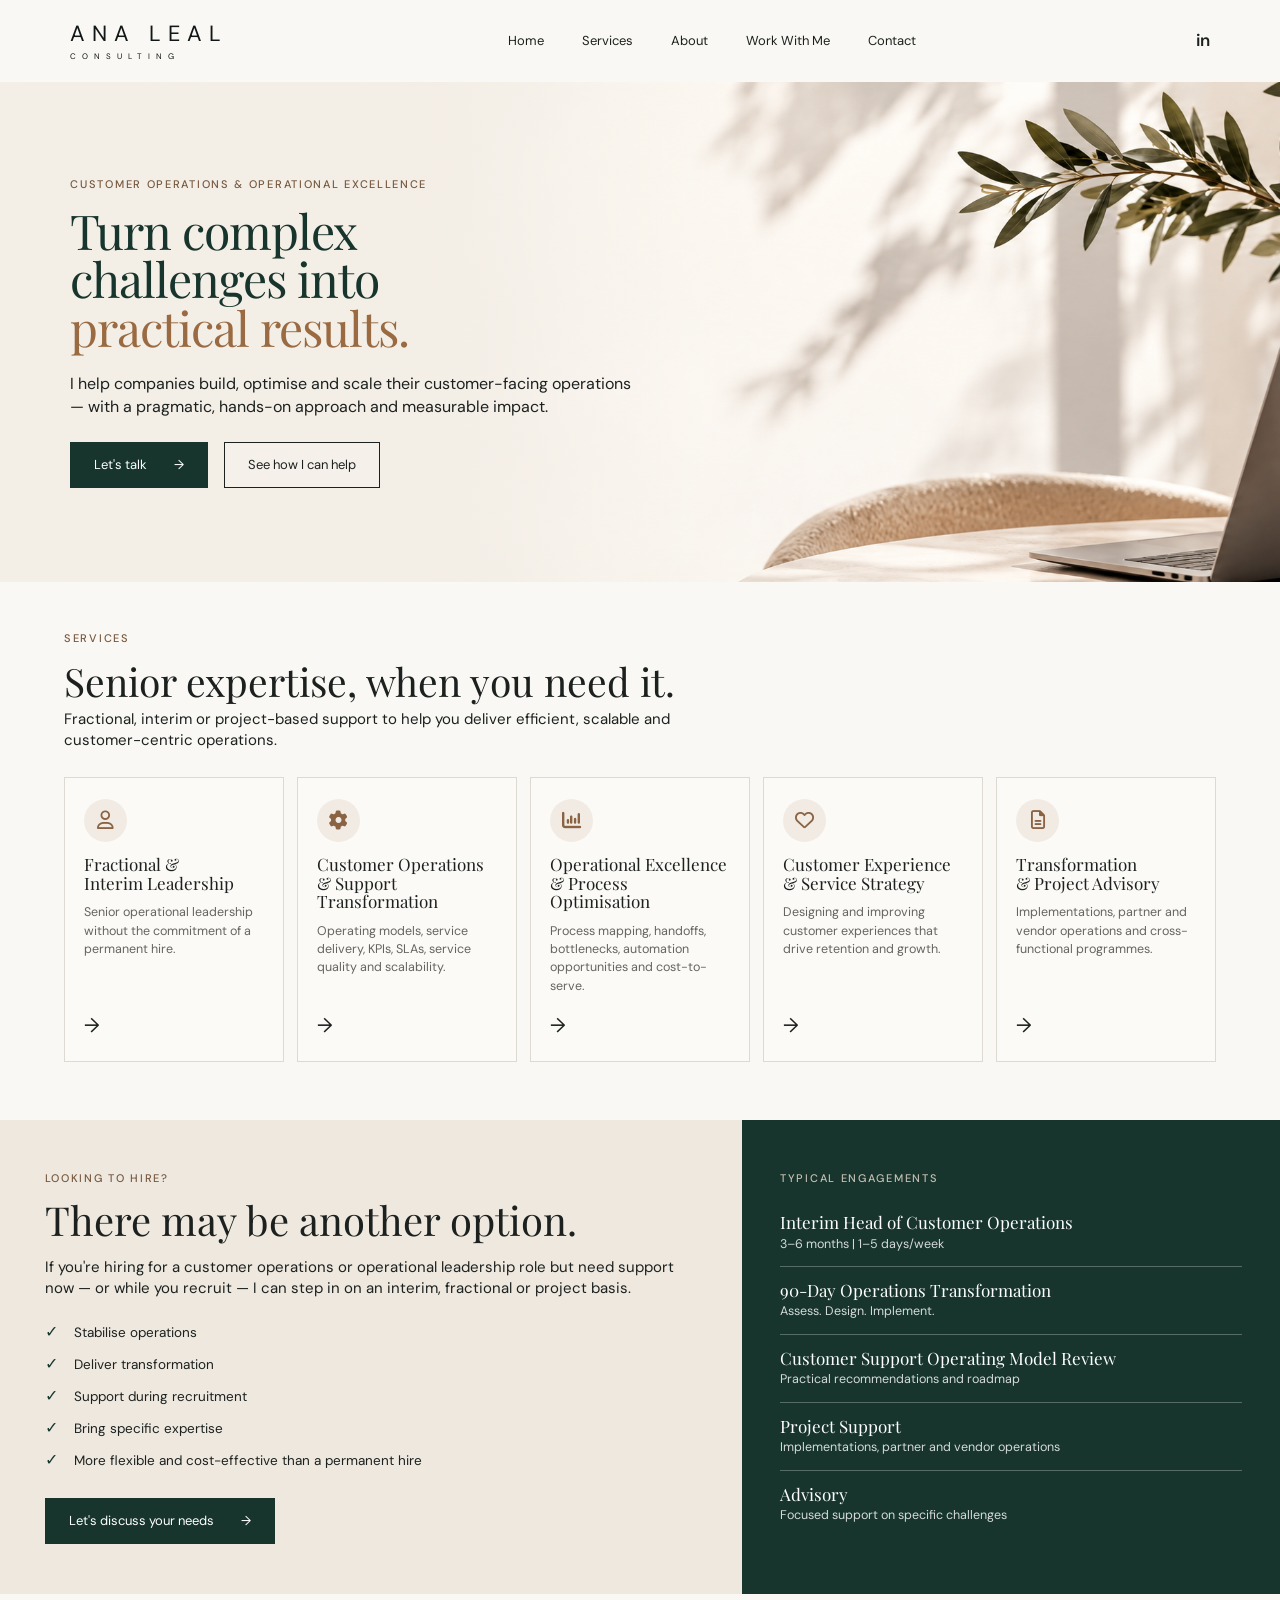
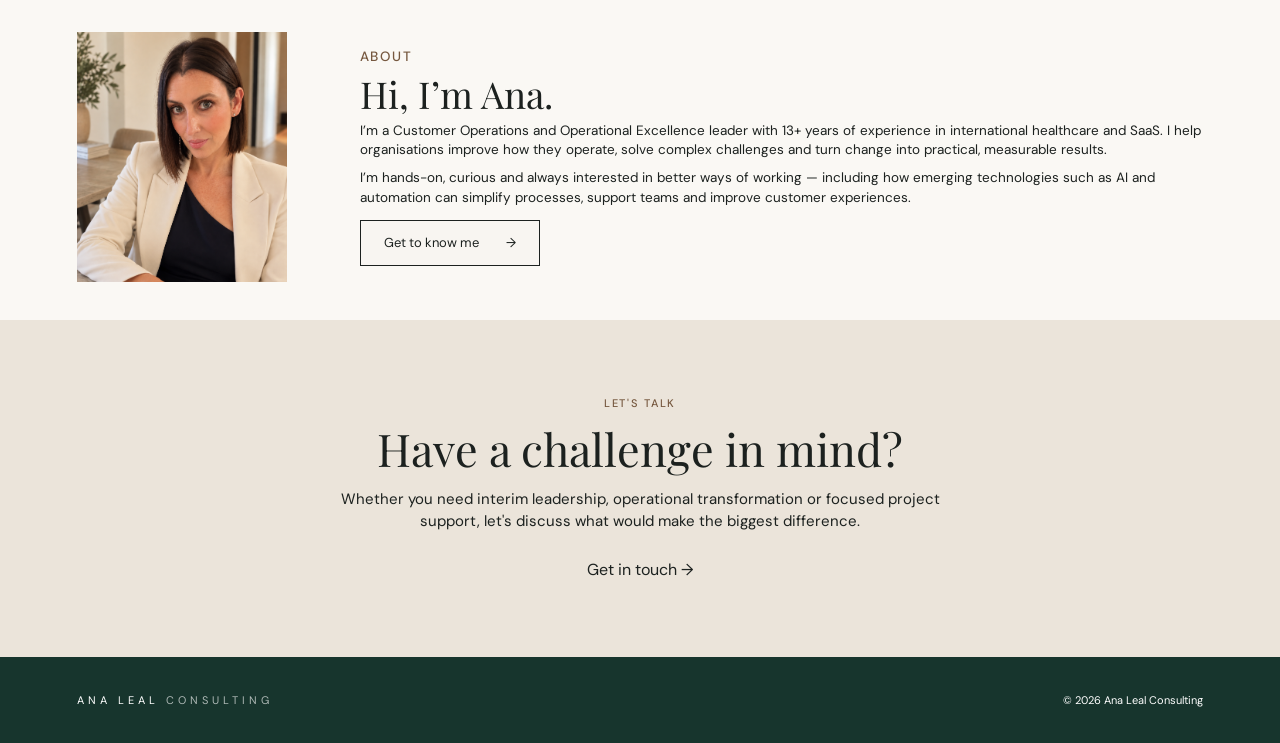
<file: index.html>
<!DOCTYPE html>
<html lang="en">
<head>
  <meta charset="UTF-8">

  <meta
    name="viewport"
    content="width=device-width, initial-scale=1.0"
  >

  <title>Ana Leal Consulting</title>

  <meta
    name="description"
    content="Customer Operations, Operational Excellence and Transformation consulting."
  >

  <!-- Fonts -->
  <link rel="preconnect" href="https://fonts.googleapis.com">
  <link rel="preconnect" href="https://fonts.gstatic.com" crossorigin>

  <link
    href="https://fonts.googleapis.com/css2?family=DM+Sans:wght@400;500;600&family=Playfair+Display:wght@400;500&display=swap"
    rel="stylesheet"
  >

  <!-- Icons -->
  <link
    rel="stylesheet"
    href="https://cdnjs.cloudflare.com/ajax/libs/font-awesome/6.5.2/css/all.min.css"
  >

  <link rel="stylesheet" href="style.css">
</head>

<body>

  <!-- =========================================
       HEADER
  ========================================== -->

  <header class="header">

    <a href="#home" class="logo">
      <span>ANA LEAL</span>
      <small>CONSULTING</small>
    </a>

    <nav class="nav">
      <a href="#home">Home</a>
      <a href="#services">Services</a>
      <a href="#about">About</a>
      <a href="#work">Work With Me</a>
      <a href="#contact">Contact</a>
    </nav>

    <a
      href="#"
      class="linkedin"
      aria-label="LinkedIn"
    >
      in
    </a>

  </header>


  <!-- =========================================
       HERO
  ========================================== -->

  <main>

    <section class="hero" id="home">

      <div class="hero-content">

        <p class="eyebrow">
          CUSTOMER OPERATIONS &amp; OPERATIONAL EXCELLENCE
        </p>

        <h1>
          Turn complex<br>
          challenges into<br>
          <span>practical results.</span>
        </h1>

        <p class="hero-description">
          I help companies build, optimise and scale their
          customer-facing operations — with a pragmatic,
          hands-on approach and measurable impact.
        </p>

        <div class="hero-buttons">

          <a
            href="#contact"
            class="button button-primary"
          >
            Let's talk
            <span>→</span>
          </a>

          <a
            href="#services"
            class="button button-secondary"
          >
            See how I can help
          </a>

        </div>

      </div>


      <div
        class="hero-visual"
        role="img"
        aria-label="Warm professional workspace"
      ></div>

    </section>


    <!-- =========================================
         SERVICES
    ========================================== -->

    <section class="services" id="services">

      <div class="section-intro">

        <p class="eyebrow">
          SERVICES
        </p>

        <h2>
          Senior expertise, when you need it.
        </h2>

        <p>
          Fractional, interim or project-based support to help
          you deliver efficient, scalable and customer-centric
          operations.
        </p>

      </div>


      <div class="service-grid">

        <!-- SERVICE 1 -->

        <article class="service-card">

          <div class="service-icon">
            <i class="fa-regular fa-user"></i>
          </div>

          <h3>
            Fractional &amp;<br>
            Interim Leadership
          </h3>

          <p>
            Senior operational leadership without the
            commitment of a permanent hire.
          </p>

          <a href="#contact" aria-label="Discuss fractional leadership">
            →
          </a>

        </article>


        <!-- SERVICE 2 -->

        <article class="service-card">

          <div class="service-icon">
            <i class="fa-solid fa-gear"></i>
          </div>

          <h3>
            Customer Operations<br>
            &amp; Support Transformation
          </h3>

          <p>
            Operating models, service delivery, KPIs, SLAs,
            service quality and scalability.
          </p>

          <a href="#contact" aria-label="Discuss customer operations">
            →
          </a>

        </article>


        <!-- SERVICE 3 -->

        <article class="service-card">

          <div class="service-icon">
            <i class="fa-solid fa-chart-column"></i>
          </div>

          <h3>
            Operational Excellence<br>
            &amp; Process Optimisation
          </h3>

          <p>
            Process mapping, handoffs, bottlenecks,
            automation opportunities and cost-to-serve.
          </p>

          <a href="#contact" aria-label="Discuss operational excellence">
            →
          </a>

        </article>


        <!-- SERVICE 4 -->

        <article class="service-card">

          <div class="service-icon">
            <i class="fa-regular fa-heart"></i>
          </div>

          <h3>
            Customer Experience<br>
            &amp; Service Strategy
          </h3>

          <p>
            Designing and improving customer experiences
            that drive retention and growth.
          </p>

          <a href="#contact" aria-label="Discuss customer experience">
            →
          </a>

        </article>


        <!-- SERVICE 5 -->

        <article class="service-card">

          <div class="service-icon">
            <i class="fa-regular fa-file-lines"></i>
          </div>

          <h3>
            Transformation<br>
            &amp; Project Advisory
          </h3>

          <p>
            Implementations, partner and vendor operations
            and cross-functional programmes.
          </p>

          <a href="#contact" aria-label="Discuss transformation">
            →
          </a>

        </article>

      </div>

    </section>


    <!-- =========================================
         WORK WITH ME
    ========================================== -->

    <section class="work" id="work">

      <div class="work-main">

        <p class="eyebrow">
          LOOKING TO HIRE?
        </p>

        <h2>
          There may be another option.
        </h2>

        <p class="work-intro">
          If you're hiring for a customer operations or operational
          leadership role but need support now — or while you recruit —
          I can step in on an interim, fractional or project basis.
        </p>

        <ul>
          <li>Stabilise operations</li>
          <li>Deliver transformation</li>
          <li>Support during recruitment</li>
          <li>Bring specific expertise</li>
          <li>More flexible and cost-effective than a permanent hire</li>
        </ul>

        <a
          href="#contact"
          class="button button-primary"
        >
          Let's discuss your needs
          <span>→</span>
        </a>

      </div>


      <div class="engagements">

        <p class="eyebrow light">
          TYPICAL ENGAGEMENTS
        </p>


        <div class="engagement">
          <h3>
            Interim Head of Customer Operations
          </h3>

          <p>
            3–6 months | 1–5 days/week
          </p>
        </div>


        <div class="engagement">
          <h3>
            90-Day Operations Transformation
          </h3>

          <p>
            Assess. Design. Implement.
          </p>
        </div>


        <div class="engagement">
          <h3>
            Customer Support Operating Model Review
          </h3>

          <p>
            Practical recommendations and roadmap
          </p>
        </div>


        <div class="engagement">
          <h3>
            Project Support
          </h3>

          <p>
            Implementations, partner and vendor operations
          </p>
        </div>


        <div class="engagement">
          <h3>
            Advisory
          </h3>

          <p>
            Focused support on specific challenges
          </p>
        </div>

      </div>

    </section>


    <!-- =========================================
         ABOUT
    ========================================== -->

    <section class="about" id="about">

     <div class="about-photo">
  <img src="ana-leal.png" alt="Ana Leal, Customer Operations and Operational Excellence consultant">
</div>


      <div class="about-content">
  <p class="eyebrow">ABOUT</p>

  <h2>Hi, I’m Ana.</h2>

  <p>
    I’m a Customer Operations and Operational Excellence leader with
    13+ years of experience in international healthcare and SaaS.
    I help organisations improve how they operate, solve complex
    challenges and turn change into practical, measurable results.
  </p>

  <p>
    I’m hands-on, curious and always interested in better ways of
    working — including how emerging technologies such as AI and
    automation can simplify processes, support teams and improve
    customer experiences.
  </p>

  <a href="about.html" class="button button-secondary">
    Get to know me <span>→</span>
  </a>
</div>

    </section>


    <!-- =========================================
         CONTACT
    ========================================== -->

    <section class="contact" id="contact">

      <p class="eyebrow">
        LET'S TALK
      </p>

      <h2>
        Have a challenge in mind?
      </h2>

      <p>
        Whether you need interim leadership, operational
        transformation or focused project support, let's
        discuss what would make the biggest difference.
      </p>

      <a href="mailto:ana.csleal@gmail.com">Get in touch →</a>

    </section>

  </main>


  <!-- =========================================
       FOOTER
  ========================================== -->

  <footer>

    <div class="footer-logo">
      ANA LEAL <span>CONSULTING</span>
    </div>

    <div>
      © 2026 Ana Leal Consulting
    </div>

  </footer>

</body>
</html>
</file>
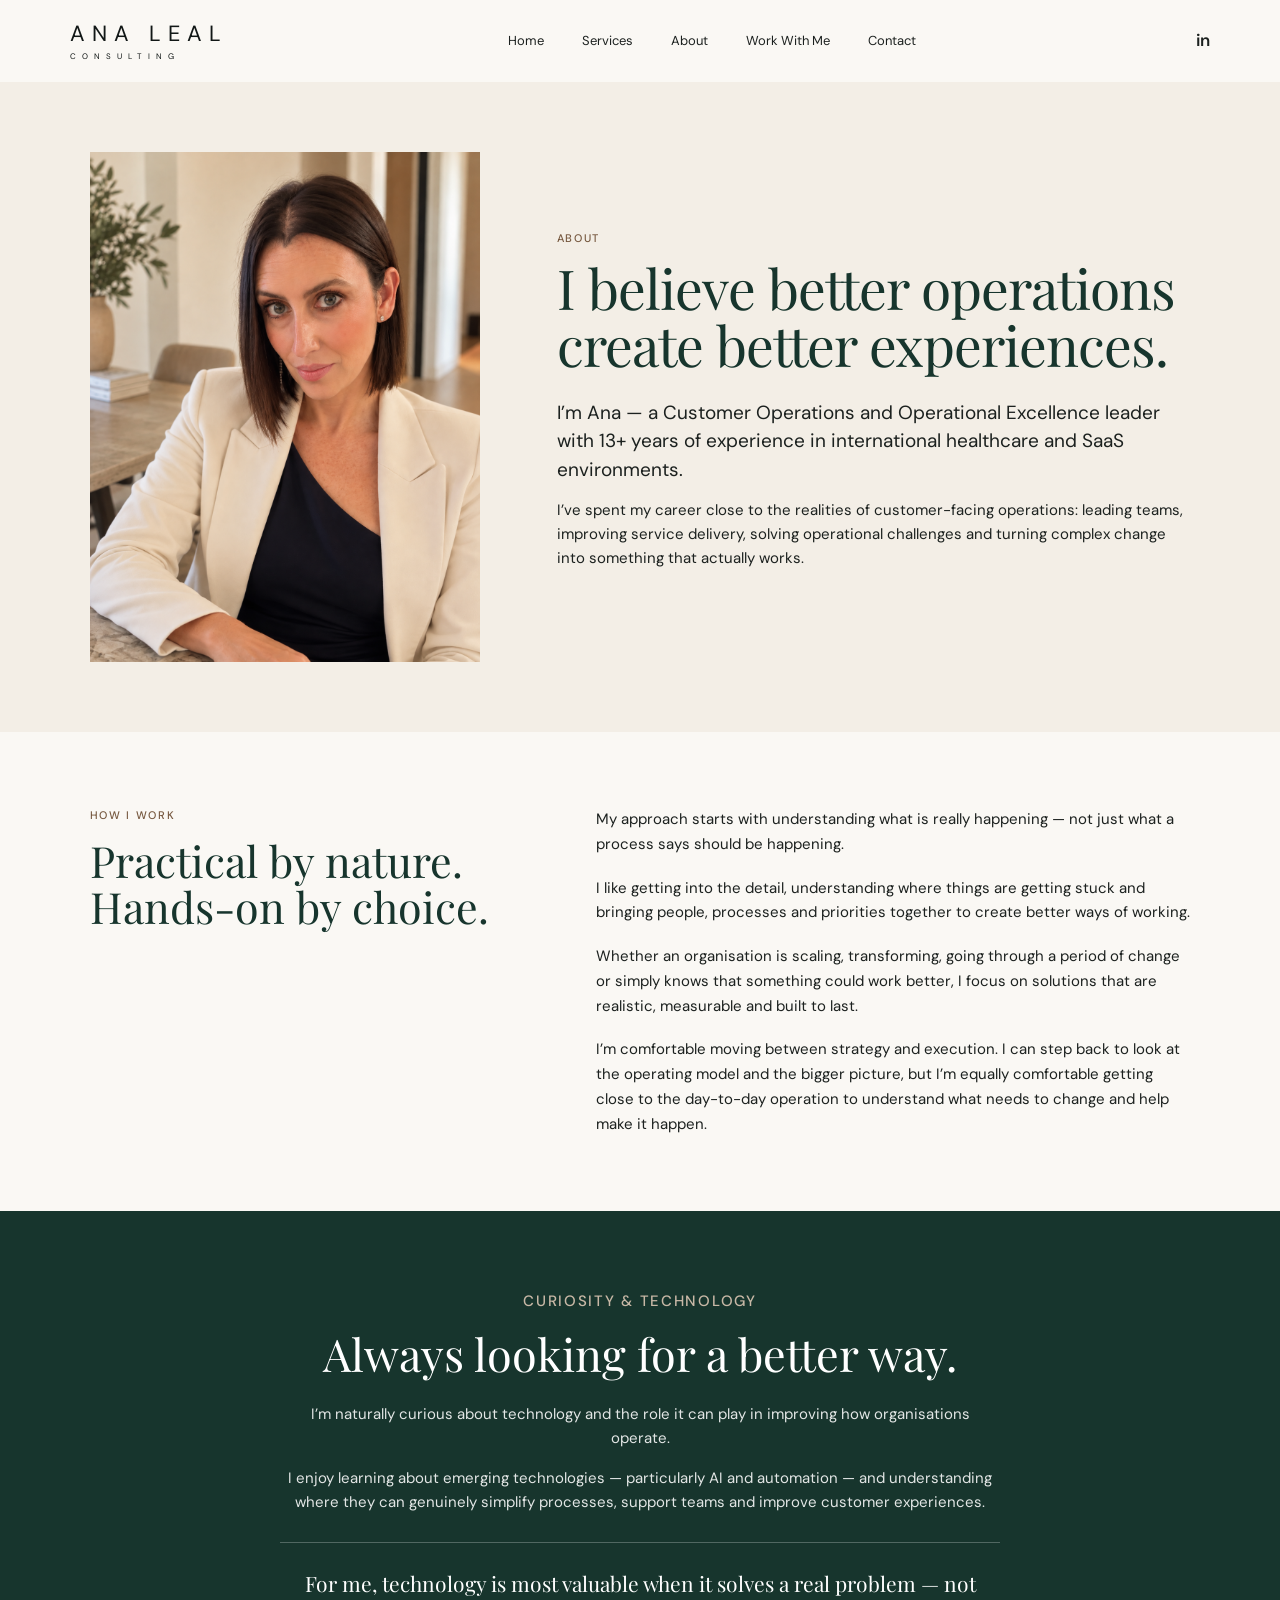
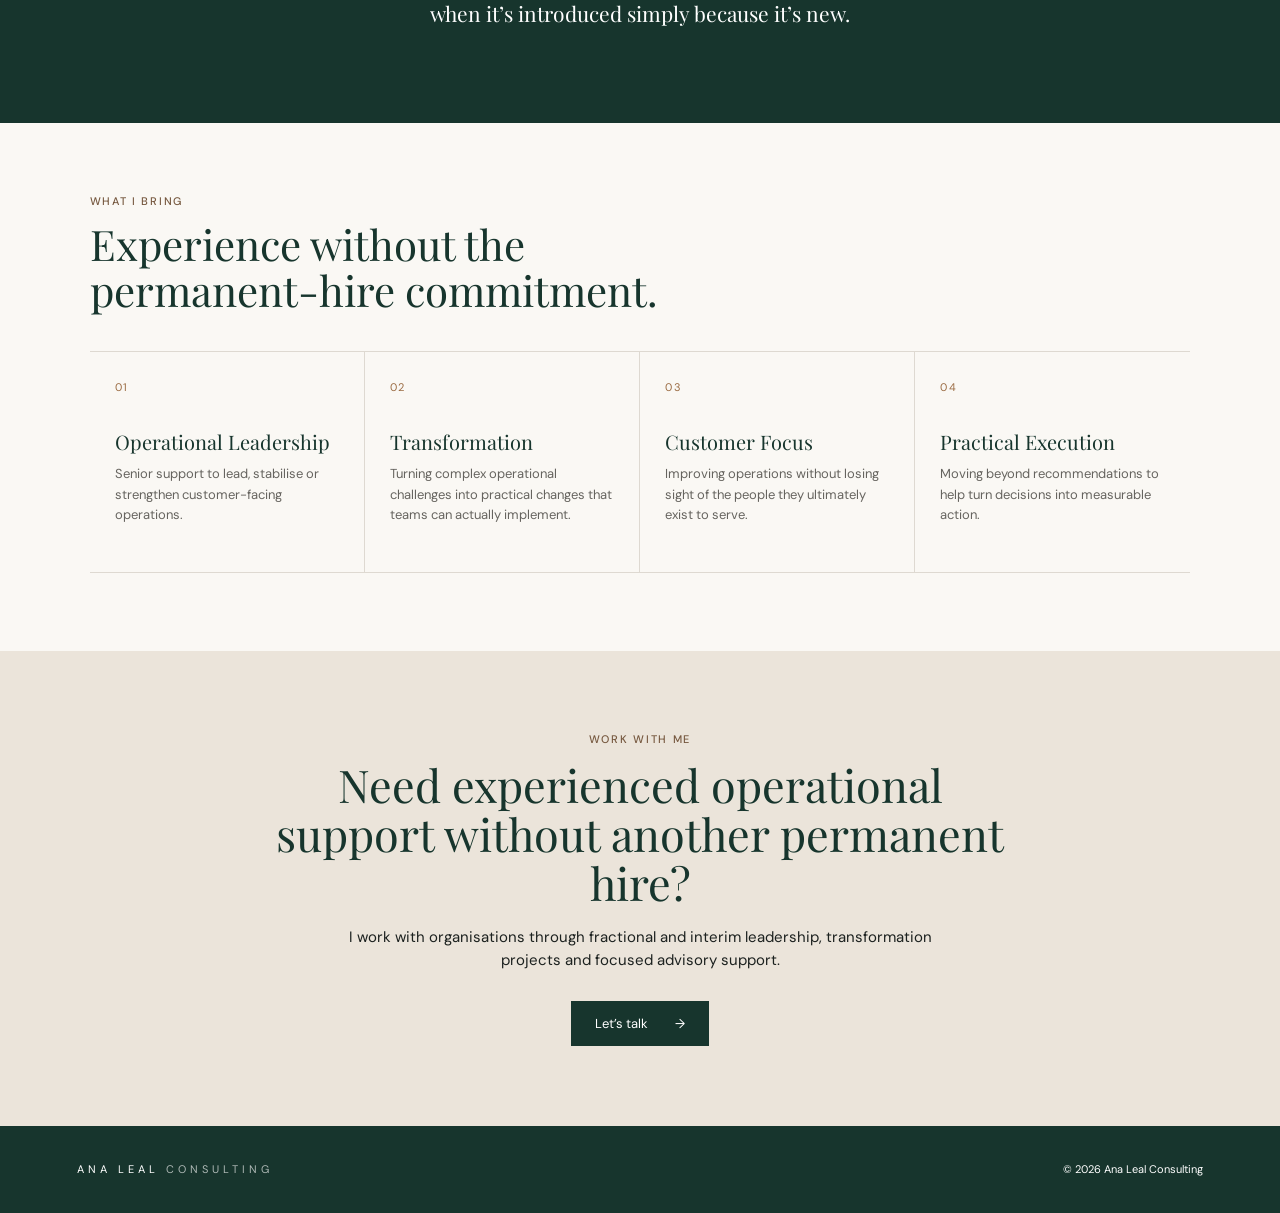
<file: about.html>
<!DOCTYPE html>
<html lang="en">

<head>
  <meta charset="UTF-8">
  <meta name="viewport" content="width=device-width, initial-scale=1.0">

  <title>About Ana Leal | Ana Leal Consulting</title>

  <meta
    name="description"
    content="Learn more about Ana Leal, a Customer Operations and Operational Excellence leader helping organisations improve, scale and transform their customer-facing operations."
  >

  <link rel="preconnect" href="https://fonts.googleapis.com">
  <link rel="preconnect" href="https://fonts.gstatic.com" crossorigin>

  <link
    href="https://fonts.googleapis.com/css2?family=DM+Sans:wght@400;500;600&family=Playfair+Display:wght@400;500&display=swap"
    rel="stylesheet"
  >

  <link rel="stylesheet" href="style.css">
</head>


<body>


  <!-- =====================================================
       HEADER
  ====================================================== -->

  <header class="header">

    <a href="index.html" class="logo">
      <span>ANA LEAL</span>
      <small>CONSULTING</small>
    </a>

    <nav class="nav">
      <a href="index.html">Home</a>
      <a href="index.html#services">Services</a>
      <a href="about.html">About</a>
      <a href="index.html#work">Work With Me</a>
      <a href="index.html#contact">Contact</a>
    </nav>

    <a href="#" class="linkedin" aria-label="LinkedIn">
      in
    </a>

  </header>


  <main>


    <!-- =====================================================
         ABOUT INTRO
    ====================================================== -->

    <section class="about-page-hero">

      <div class="about-page-photo">
        <img
          src="ana-leal.png"
          alt="Ana Leal"
        >
      </div>


      <div class="about-page-intro">

        <p class="eyebrow">
          ABOUT
        </p>

        <h1>
          I believe better operations
          create better experiences.
        </h1>

        <p class="about-page-lead">
          I’m Ana — a Customer Operations and Operational Excellence
          leader with 13+ years of experience in international
          healthcare and SaaS environments.
        </p>

        <p>
          I’ve spent my career close to the realities of
          customer-facing operations: leading teams, improving
          service delivery, solving operational challenges and
          turning complex change into something that actually works.
        </p>

      </div>

    </section>



    <!-- =====================================================
         HOW I WORK
    ====================================================== -->

    <section class="about-story">

      <div class="about-story-heading">

        <p class="eyebrow">
          HOW I WORK
        </p>

        <h2>
          Practical by nature.<br>
          Hands-on by choice.
        </h2>

      </div>


      <div class="about-story-copy">

        <p>
          My approach starts with understanding what is really
          happening — not just what a process says should be
          happening.
        </p>

        <p>
          I like getting into the detail, understanding where things
          are getting stuck and bringing people, processes and
          priorities together to create better ways of working.
        </p>

        <p>
          Whether an organisation is scaling, transforming, going
          through a period of change or simply knows that something
          could work better, I focus on solutions that are realistic,
          measurable and built to last.
        </p>

        <p>
          I’m comfortable moving between strategy and execution.
          I can step back to look at the operating model and the
          bigger picture, but I’m equally comfortable getting close
          to the day-to-day operation to understand what needs to
          change and help make it happen.
        </p>

      </div>

    </section>



    <!-- =====================================================
         TECHNOLOGY
    ====================================================== -->

    <section class="about-tech">

      <div class="about-tech-content">

        <p class="eyebrow">
          CURIOSITY &amp; TECHNOLOGY
        </p>

        <h2>
          Always looking for a better way.
        </h2>

        <p>
          I’m naturally curious about technology and the role it can
          play in improving how organisations operate.
        </p>

        <p>
          I enjoy learning about emerging technologies — particularly
          AI and automation — and understanding where they can
          genuinely simplify processes, support teams and improve
          customer experiences.
        </p>

        <p class="about-tech-highlight">
          For me, technology is most valuable when it solves a real
          problem — not when it’s introduced simply because it’s new.
        </p>

      </div>

    </section>



    <!-- =====================================================
         WHAT I BRING
    ====================================================== -->

    <section class="about-value">

      <div class="about-value-intro">

        <p class="eyebrow">
          WHAT I BRING
        </p>

        <h2>
          Experience without the
          permanent-hire commitment.
        </h2>

      </div>


      <div class="about-value-grid">

        <div class="about-value-item">
          <span>01</span>
          <h3>Operational Leadership</h3>
          <p>
            Senior support to lead, stabilise or strengthen
            customer-facing operations.
          </p>
        </div>


        <div class="about-value-item">
          <span>02</span>
          <h3>Transformation</h3>
          <p>
            Turning complex operational challenges into practical
            changes that teams can actually implement.
          </p>
        </div>


        <div class="about-value-item">
          <span>03</span>
          <h3>Customer Focus</h3>
          <p>
            Improving operations without losing sight of the people
            they ultimately exist to serve.
          </p>
        </div>


        <div class="about-value-item">
          <span>04</span>
          <h3>Practical Execution</h3>
          <p>
            Moving beyond recommendations to help turn decisions
            into measurable action.
          </p>
        </div>

      </div>

    </section>



    <!-- =====================================================
         CLOSING / CTA
    ====================================================== -->

    <section class="about-closing">

      <p class="eyebrow">
        WORK WITH ME
      </p>

      <h2>
        Need experienced operational
        support without another permanent hire?
      </h2>

      <p>
        I work with organisations through fractional and interim
        leadership, transformation projects and focused advisory
        support.
      </p>

      <a
        href="index.html#contact"
        class="button button-primary"
      >
        Let’s talk <span>→</span>
      </a>

    </section>


  </main>



  <!-- =====================================================
       FOOTER
  ====================================================== -->

  <footer>

    <div class="footer-logo">
      ANA LEAL <span>CONSULTING</span>
    </div>

    <div>
      © 2026 Ana Leal Consulting
    </div>

  </footer>


</body>

</html>
</file>
<file: style.css>
/* =========================================================
   ANA LEAL CONSULTING
   COMPLETE STYLESHEET
========================================================= */


/* =========================================================
   VARIABLES
========================================================= */

:root {
  --green: #17352d;
  --green-light: #274a3f;
  --cream: #f7f4ee;
  --cream-soft: #f3eee6;
  --warm: #ebe4da;
  --brown: #9a6b42;
  --text: #1c211f;
  --muted: #66645f;
  --white: #ffffff;
  --border: #ded9d1;
}


/* =========================================================
   RESET
========================================================= */

* {
  margin: 0;
  padding: 0;
  box-sizing: border-box;
}

html {
  scroll-behavior: smooth;
}

body {
  font-family: "DM Sans", sans-serif;
  color: var(--text);
  background: var(--cream);
  line-height: 1.5;
  overflow-x: hidden;
}

h1,
h2,
h3 {
  font-family: "Playfair Display", serif;
  font-weight: 400;
}

a {
  color: inherit;
  text-decoration: none;
}


/* =========================================================
   HEADER
========================================================= */

.header {
  width: 100%;
  height: 82px;

  padding: 0 5.5%;

  display: flex;
  align-items: center;
  justify-content: space-between;

  background: #faf8f4;

  position: relative;
  z-index: 50;
}

.logo {
  display: flex;
  flex-direction: column;

  color: #111716;

  font-size: 22px;
  line-height: 1;

  letter-spacing: 7px;
}

.logo small {
  margin-top: 7px;

  font-size: 8px;
  letter-spacing: 6px;
}

.nav {
  display: flex;
  align-items: center;

  gap: 38px;

  font-size: 13px;
}

.nav a {
  position: relative;
  padding: 8px 0;
}

.nav a::after {
  content: "";

  position: absolute;
  left: 0;
  bottom: 0;

  width: 0;
  height: 1px;

  background: var(--text);

  transition: width 0.2s ease;
}

.nav a:hover::after {
  width: 100%;
}

.linkedin {
  font-size: 17px;
  font-weight: 600;
}


/* =========================================================
   COMMON
========================================================= */

.eyebrow {
  margin-bottom: 13px;

  color: #76583f;

  font-size: 11px;
  font-weight: 500;

  letter-spacing: 1.7px;

  text-transform: uppercase;
}

.button {
  min-height: 44px;

  padding: 12px 23px;

  display: inline-flex;
  align-items: center;
  justify-content: center;

  gap: 27px;

  font-size: 13px;

  transition:
    background 0.2s ease,
    color 0.2s ease,
    border-color 0.2s ease;
}

.button-primary {
  color: var(--white);
  background: var(--green);
  border: 1px solid var(--green);
}

.button-primary:hover {
  background: var(--green-light);
  border-color: var(--green-light);
}

.button-secondary {
  color: var(--text);

  background: rgba(247, 244, 238, 0.55);

  border: 1px solid var(--text);
}

.button-secondary:hover {
  color: var(--white);
  background: var(--text);
}


/* =========================================================
   HERO
========================================================= */

.hero {
  position: relative;

  width: 100%;
  height: 500px;

  overflow: hidden;

  background-color: var(--cream-soft);

  background-image: url("./hero-ana-leal.png");

  background-repeat: no-repeat;

  /*
    The clean image fills the complete hero.
    No separate right-hand image column.
  */
  background-size: cover;

  /*
    Shifts the photo slightly toward the right so the
    laptop/plant remain visible and the left stays calm.
  */
  background-position: 58% center;
}


/*
   Cream overlay:
   strong behind the text,
   then gradually disappears into the photograph.

   IMPORTANT: there is no hard vertical division.
*/

.hero::before {
  content: "";

  position: absolute;
  inset: 0;

  z-index: 1;

  pointer-events: none;

  background: linear-gradient(
    90deg,
    rgba(243, 238, 230, 0.99) 0%,
    rgba(243, 238, 230, 0.98) 23%,
    rgba(243, 238, 230, 0.92) 32%,
    rgba(243, 238, 230, 0.72) 40%,
    rgba(243, 238, 230, 0.42) 47%,
    rgba(243, 238, 230, 0.16) 54%,
    rgba(243, 238, 230, 0) 62%
  );
}


/* HERO CONTENT */

.hero-content {
  position: relative;
  z-index: 3;

  width: 50%;
  max-width: 720px;

  height: 500px;

  padding: 42px 0 42px 5.5%;

  display: flex;
  flex-direction: column;
  justify-content: center;
  align-items: flex-start;
}


/* EYEBROW */

.hero .eyebrow {
  margin-bottom: 13px;
}


/* HEADLINE */

.hero h1 {
  width: 100%;
  max-width: 660px;

  color: var(--green);

  font-size: clamp(48px, 3.7vw, 62px);

  line-height: 1.01;

  letter-spacing: -1px;
}

.hero h1 span {
  color: var(--brown);
}


/* DESCRIPTION */

.hero-description {
  width: 100%;
  max-width: 565px;

  margin: 21px 0 24px;

  color: var(--text);

  font-size: 16px;

  line-height: 1.45;
}


/* HERO BUTTONS */

.hero-buttons {
  display: flex;
  align-items: center;

  gap: 16px;

  flex-wrap: wrap;
}


/*
   The HTML still contains hero-visual.
   It is intentionally hidden because the PNG is now
   the background of the complete hero.
*/

.hero-visual {
  display: none;
}


/* =========================================================
   SERVICES
========================================================= */

.services {
  padding: 48px 5% 58px;

  background: #faf8f4;
}

.section-intro {
  margin-bottom: 25px;
}

.section-intro h2 {
  margin-bottom: 7px;

  font-size: 39px;

  line-height: 1.08;
}

.section-intro > p:last-child {
  max-width: 680px;

  font-size: 15px;

  line-height: 1.45;
}

.service-grid {
  display: grid;

  grid-template-columns: repeat(5, minmax(0, 1fr));

  gap: 13px;
}

.service-card {
  min-width: 0;
  min-height: 255px;

  padding: 21px 19px;

  display: flex;
  flex-direction: column;

  border: 1px solid var(--border);

  background: rgba(255, 255, 255, 0.25);

  transition:
    transform 0.2s ease,
    background 0.2s ease;
}

.service-card:hover {
  transform: translateY(-3px);

  background: var(--white);
}

.service-icon {
  width: 43px;
  height: 43px;

  margin-bottom: 13px;

  display: flex;
  align-items: center;
  justify-content: center;

  border-radius: 50%;

  color: #896344;

  background: #f1ebe3;

  font-size: 19px;
}

.service-card h3 {
  margin-bottom: 11px;

  font-size: 17px;

  line-height: 1.1;
}

.service-card p {
  color: var(--muted);

  font-size: 12.5px;

  line-height: 1.45;
}

.service-card > a {
  margin-top: auto;

  padding-top: 15px;

  font-size: 20px;
}


/* =========================================================
   WORK WITH ME
========================================================= */

.work {
  width: 100%;

  display: grid;

  grid-template-columns: 58% 42%;
}

.work-main {
  padding: 50px 6%;

  background: #eee8df;
}

.work-main h2 {
  max-width: 700px;

  margin-bottom: 15px;

  font-size: 40px;

  line-height: 1.06;
}

.work-intro {
  max-width: 650px;

  margin-bottom: 19px;

  font-size: 15px;

  line-height: 1.45;
}

.work ul {
  margin: 20px 0 26px;

  list-style: none;
}

.work li {
  margin: 8px 0;

  font-size: 13.5px;
}

.work li::before {
  content: "✓";

  width: 29px;

  display: inline-block;

  color: var(--green);

  font-size: 16px;
}

.engagements {
  padding: 50px 7%;

  color: var(--white);

  background: var(--green);
}

.engagements .eyebrow {
  color: #c7bfb3;
}

.engagement {
  padding: 13px 0;

  border-bottom:
    1px solid rgba(255, 255, 255, 0.27);
}

.engagement:last-child {
  border-bottom: none;
}

.engagement h3 {
  margin-bottom: 3px;

  font-size: 17px;

  line-height: 1.2;
}

.engagement p {
  font-size: 12.5px;

  line-height: 1.4;

  opacity: 0.82;
}


/* =========================================================
   ABOUT
========================================================= */

.about {
  padding: 38px 6%;

  display: grid;

  grid-template-columns: 245px minmax(0, 1fr);

  gap: 38px;

  align-items: center;

  background: #faf8f4;
}

.about-photo {
  width: 210px;
  height: 250px;
  overflow: hidden;
  background: #ebe4da;
}

.about-photo img {
  width: 100%;
  height: 100%;
  display: block;

  object-fit: cover;

  /* Keeps your face in the right position */
  object-position: center 25%;
}

.about-content {
  max-width: 920px;
}

.about-content h2 {
  margin-bottom: 7px;

  font-size: 37px;

  line-height: 1.05;
}

.about-content p {
  margin-bottom: 8px;

  font-size: 13.5px;

  line-height: 1.45;
}

.about-content .button {
  margin-top: 5px;
}


/* =========================================================
   CONTACT
========================================================= */

.contact {
  padding: 75px 7%;

  text-align: center;

  background: var(--warm);
}

.contact h2 {
  margin-bottom: 15px;

  font-size: 45px;

  line-height: 1.08;
}

.contact > p:not(.eyebrow) {
  max-width: 650px;

  margin: 0 auto 25px;

  font-size: 15px;

  line-height: 1.5;
}


/* =========================================================
   FOOTER
========================================================= */

footer {
  padding: 35px 6%;

  display: flex;
  align-items: center;
  justify-content: space-between;

  color: var(--white);

  background: var(--green);

  font-size: 11px;
}

.footer-logo {
  letter-spacing: 4px;
}

.footer-logo span {
  opacity: 0.65;
}


/* =========================================================
   SMALL LAPTOP
========================================================= */

@media (max-width: 1200px) {

  .nav {
    gap: 23px;
  }

  .hero {
    background-position: 62% center;
  }

  .hero-content {
    width: 56%;
  }

  .hero h1 {
    font-size: 54px;
  }

  .service-grid {
    grid-template-columns: repeat(3, minmax(0, 1fr));
  }
}


/* =========================================================
   TABLET
========================================================= */

@media (max-width: 850px) {

  .header {
    padding: 0 7%;
  }

  .nav {
    display: none;
  }


  /* HERO */

  .hero {
    height: 540px;

    background-position: 65% center;
  }

  .hero::before {
    background: linear-gradient(
      90deg,
      rgba(243, 238, 230, 0.98) 0%,
      rgba(243, 238, 230, 0.96) 38%,
      rgba(243, 238, 230, 0.80) 55%,
      rgba(243, 238, 230, 0.40) 75%,
      rgba(243, 238, 230, 0.10) 100%
    );
  }

  .hero-content {
    width: 72%;
    max-width: 620px;

    height: 540px;

    padding: 45px 0 45px 7%;
  }

  .hero h1 {
    font-size: 49px;
  }

  .hero-description {
    max-width: 490px;

    font-size: 15px;
  }


  /* SERVICES */

  .service-grid {
    grid-template-columns: repeat(2, minmax(0, 1fr));
  }


  /* WORK */

  .work {
    grid-template-columns: 1fr;
  }

  .work-main,
  .engagements {
    padding: 48px 7%;
  }


  /* ABOUT */

  .about {
    grid-template-columns: 210px minmax(0, 1fr);

    gap: 28px;
  }

  .about-photo {
    width: 210px;
    height: 210px;
  }


  /* FOOTER */

  footer {
    flex-direction: column;

    gap: 14px;

    text-align: center;
  }
}


/* =========================================================
   MOBILE
========================================================= */

@media (max-width: 600px) {

  /* HEADER */

  .header {
    height: 72px;
  }

  .logo {
    font-size: 17px;

    letter-spacing: 5px;
  }

  .logo small {
    font-size: 7px;

    letter-spacing: 4px;
  }

  .linkedin {
    font-size: 16px;
  }


  /* HERO */

  .hero {
    height: auto;
    min-height: 570px;

    background-position: 70% center;
  }

  .hero::before {
    background: rgba(243, 238, 230, 0.88);
  }

  .hero-content {
    width: 100%;
    max-width: none;

    height: auto;
    min-height: 570px;

    padding: 43px 7%;
  }

  .hero h1 {
    max-width: 100%;

    font-size: 40px;

    line-height: 1.04;

    letter-spacing: -0.5px;
  }

  .hero-description {
    max-width: 100%;

    margin: 20px 0 23px;

    font-size: 15px;
  }

  .hero-buttons {
    width: 100%;

    flex-direction: column;

    align-items: stretch;

    gap: 11px;
  }

  .hero-buttons .button {
    width: 100%;
  }


  /* SERVICES */

  .services {
    padding: 45px 7% 50px;
  }

  .section-intro h2 {
    font-size: 33px;
  }

  .section-intro > p:last-child {
    font-size: 14px;
  }

  .service-grid {
    grid-template-columns: 1fr;
  }

  .service-card {
    min-height: 215px;
  }


  /* WORK */

  .work-main,
  .engagements {
    padding: 45px 7%;
  }

  .work-main h2 {
    font-size: 35px;
  }


  /* ABOUT */

  .about {
    padding: 43px 7%;

    grid-template-columns: 1fr;

    gap: 24px;
  }

  .about-photo {
    width: 100%;
    max-width: 260px;

    height: 250px;
  }

  .about-content h2 {
    font-size: 35px;
  }


  /* CONTACT */

  .contact {
    padding: 62px 7%;
  }

  .contact h2 {
    font-size: 37px;
  }


  /* FOOTER */

  footer {
    padding: 31px 7%;
  }
}
/* =========================================================
   ABOUT PAGE
========================================================= */


/* =========================================================
   ABOUT PAGE HERO
========================================================= */

.about-page-hero {
  width: 100%;

  padding: 70px 7%;

  display: grid;

  grid-template-columns:
    minmax(300px, 390px)
    minmax(0, 720px);

  gap: 7%;

  align-items: center;

  background: #f3eee6;
}


/* PHOTO */

.about-page-photo {
  width: 100%;
  height: 510px;

  overflow: hidden;

  background: #ded4c7;
}

.about-page-photo img {
  width: 100%;
  height: 100%;

  display: block;

  object-fit: cover;

  object-position: center 22%;
}


/* INTRO */

.about-page-intro {
  max-width: 720px;
}

.about-page-intro h1 {
  max-width: 690px;

  margin-bottom: 27px;

  color: var(--green);

  font-size: clamp(48px, 4.3vw, 67px);

  line-height: 1.02;

  letter-spacing: -1px;
}

.about-page-lead {
  max-width: 660px;

  margin-bottom: 17px;

  font-size: 19px !important;

  line-height: 1.5 !important;
}

.about-page-intro > p:not(.eyebrow) {
  max-width: 660px;

  margin-bottom: 14px;

  font-size: 15px;

  line-height: 1.6;
}


/* =========================================================
   ABOUT STORY
========================================================= */

.about-story {
  padding: 75px 7%;

  display: grid;

  grid-template-columns:
    38%
    minmax(0, 650px);

  gap: 8%;

  justify-content: space-between;

  background: #faf8f4;
}

.about-story-heading h2 {
  color: var(--green);

  font-size: 43px;

  line-height: 1.08;
}

.about-story-copy p {
  margin-bottom: 19px;

  font-size: 15px;

  line-height: 1.65;
}

.about-story-copy p:last-child {
  margin-bottom: 0;
}


/* =========================================================
   TECHNOLOGY
========================================================= */

.about-tech {
  padding: 78px 7%;

  background: var(--green);

  color: var(--white);
}

.about-tech-content {
  max-width: 800px;

  margin: 0 auto;

  text-align: center;
}

.about-tech .eyebrow {
  color: #c8b8a6;
}

.about-tech h2 {
  margin-bottom: 24px;

  font-size: 45px;

  line-height: 1.08;
}

.about-tech p {
  max-width: 720px;

  margin:
    0
    auto
    16px;

  font-size: 15px;

  line-height: 1.6;

  color: rgba(255, 255, 255, 0.88);
}

.about-tech-highlight {
  margin-top: 28px !important;

  padding-top: 25px;

  border-top:
    1px solid
    rgba(255, 255, 255, 0.25);

  font-family:
    "Playfair Display",
    serif;

  font-size: 21px !important;

  line-height: 1.45 !important;

  color: var(--white) !important;
}


/* =========================================================
   WHAT I BRING
========================================================= */

.about-value {
  padding: 70px 7% 78px;

  background: #faf8f4;
}

.about-value-intro {
  max-width: 650px;

  margin-bottom: 38px;
}

.about-value-intro h2 {
  color: var(--green);

  font-size: 42px;

  line-height: 1.08;
}

.about-value-grid {
  display: grid;

  grid-template-columns:
    repeat(4, minmax(0, 1fr));

  border-top:
    1px solid
    var(--border);

  border-bottom:
    1px solid
    var(--border);
}

.about-value-item {
  min-height: 220px;

  padding: 27px 25px;

  border-right:
    1px solid
    var(--border);
}

.about-value-item:last-child {
  border-right: none;
}

.about-value-item > span {
  display: block;

  margin-bottom: 35px;

  color: var(--brown);

  font-size: 11px;

  letter-spacing: 1.5px;
}

.about-value-item h3 {
  margin-bottom: 10px;

  color: var(--green);

  font-size: 20px;

  line-height: 1.2;
}

.about-value-item p {
  color: var(--muted);

  font-size: 13px;

  line-height: 1.55;
}


/* =========================================================
   ABOUT CLOSING
========================================================= */

.about-closing {
  padding: 80px 7%;

  text-align: center;

  background: #ebe4da;
}

.about-closing h2 {
  max-width: 760px;

  margin:
    0
    auto
    20px;

  color: var(--green);

  font-size: 45px;

  line-height: 1.08;
}

.about-closing > p:not(.eyebrow) {
  max-width: 620px;

  margin:
    0
    auto
    28px;

  font-size: 15px;

  line-height: 1.55;
}


/* =========================================================
   ABOUT PAGE — TABLET
========================================================= */

@media (max-width: 850px) {

  .about-page-hero {
    padding: 55px 7%;

    grid-template-columns:
      260px
      minmax(0, 1fr);

    gap: 40px;
  }

  .about-page-photo {
    height: 390px;
  }

  .about-page-intro h1 {
    font-size: 46px;
  }

  .about-page-lead {
    font-size: 17px !important;
  }


  .about-story {
    padding: 60px 7%;

    grid-template-columns: 1fr;

    gap: 35px;
  }


  .about-value-grid {
    grid-template-columns:
      repeat(2, minmax(0, 1fr));
  }

  .about-value-item {
    border-bottom:
      1px solid
      var(--border);
  }

  .about-value-item:nth-child(2) {
    border-right: none;
  }

  .about-value-item:nth-child(3),
  .about-value-item:nth-child(4) {
    border-bottom: none;
  }

}


/* =========================================================
   ABOUT PAGE — MOBILE
========================================================= */

@media (max-width: 600px) {

  .about-page-hero {
    padding: 40px 7% 50px;

    grid-template-columns: 1fr;

    gap: 35px;
  }

  .about-page-photo {
    width: 100%;
    max-width: 360px;

    height: 430px;
  }

  .about-page-intro h1 {
    font-size: 42px;
  }

  .about-page-lead {
    font-size: 17px !important;
  }


  .about-story {
    padding: 50px 7%;
  }

  .about-story-heading h2 {
    font-size: 36px;
  }


  .about-tech {
    padding: 60px 7%;
  }

  .about-tech h2 {
    font-size: 37px;
  }

  .about-tech-highlight {
    font-size: 19px !important;
  }


  .about-value {
    padding: 50px 7% 55px;
  }

  .about-value-intro h2 {
    font-size: 36px;
  }

  .about-value-grid {
    grid-template-columns: 1fr;
  }

  .about-value-item {
    min-height: 0;

    padding: 25px 5px;

    border-right: none;

    border-bottom:
      1px solid
      var(--border) !important;
  }

  .about-value-item:last-child {
    border-bottom: none !important;
  }

  .about-value-item > span {
    margin-bottom: 18px;
  }


  .about-closing {
    padding: 60px 7%;
  }

  .about-closing h2 {
    font-size: 37px;
  }

}
</file>
